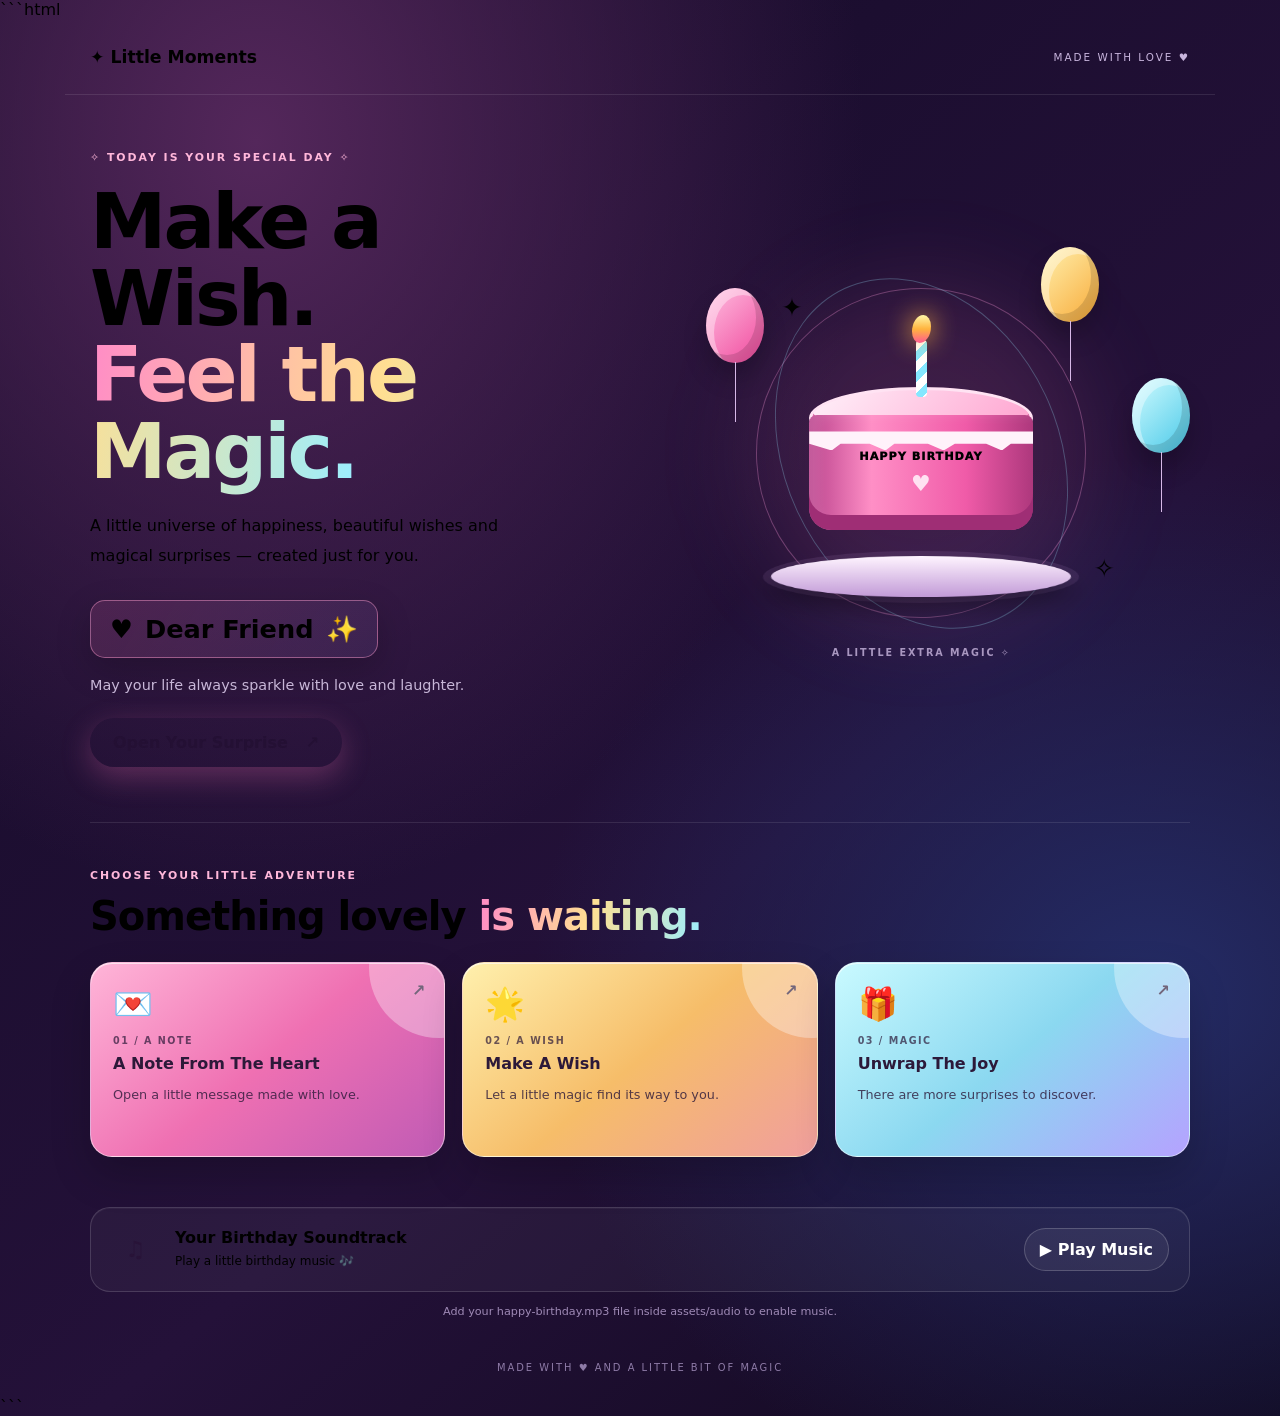
<file: index.html>
```html
<!DOCTYPE html>
<html lang="en">
<head>
  <meta charset="UTF-8">
  <meta name="viewport" content="width=device-width, initial-scale=1.0">
  <title>A Birthday Surprise ✨</title>
  <link rel="stylesheet" href="style.css">
  <script src="script.js" defer></script>
</head>
<body>
  <header class="nav">
    <a class="logo" href="index.html">✦ Little Moments</a>
    <span class="nav-tag">MADE WITH LOVE ♥</span>
  </header>

  <main class="container">
    <section class="hero">
      <div class="hero-text">
        <p class="eyebrow">✧ TODAY IS YOUR SPECIAL DAY ✧</p>
        <h1>Make a Wish.<br><span>Feel the Magic.</span></h1>
        <p class="description">A little universe of happiness, beautiful wishes and magical surprises — created just for you.</p>
        <div class="name-card">♥ <span id="recipient">Dear Friend</span> ✨</div>
        <p class="wish">May your life always sparkle with love and laughter.</p>
        <a class="btn" id="openSurprise" href="surprise.html">Open Your Surprise <span>↗</span></a>
      </div>

      <div class="cake-scene">
        <div class="orbit orbit1"></div>
        <div class="orbit orbit2"></div>
        <div class="balloon pink"></div>
        <div class="balloon yellow"></div>
        <div class="balloon blue"></div>
        <span class="star star1">✦</span><span class="star star2">✧</span>
        <div class="plate"></div>
        <div class="cake">
          <div class="candle"><div class="flame"></div></div>
          <div class="icing"></div>
          <div class="cake-top"></div>
          <div class="cake-body"><span>HAPPY BIRTHDAY</span><b>♥</b></div>
        </div>
        <div class="cake-caption">A LITTLE EXTRA MAGIC ✧</div>
      </div>
    </section>

    <section class="surprises">
      <p class="eyebrow">CHOOSE YOUR LITTLE ADVENTURE</p>
      <h2>Something lovely <span>is waiting.</span></h2>
      <div class="cards">
        <a class="card rose" href="surprise.html?gift=message">
          <span class="card-icon">💌</span><small>01 / A NOTE</small>
          <strong>A Note From The Heart</strong><p>Open a little message made with love.</p><b class="arrow">↗</b>
        </a>
        <a class="card gold" href="surprise.html?gift=wish">
          <span class="card-icon">🌟</span><small>02 / A WISH</small>
          <strong>Make A Wish</strong><p>Let a little magic find its way to you.</p><b class="arrow">↗</b>
        </a>
        <a class="card aqua" href="surprise.html?gift=memory">
          <span class="card-icon">🎁</span><small>03 / MAGIC</small>
          <strong>Unwrap The Joy</strong><p>There are more surprises to discover.</p><b class="arrow">↗</b>
        </a>
      </div>
    </section>

    <section class="music">
      <div class="music-icon">♫</div>
      <div class="music-text"><strong>Your Birthday Soundtrack</strong><small id="musicStatus">Play a little birthday music 🎶</small></div>
      <button id="musicToggle" class="music-btn" type="button">▶ Play Music</button>
      <audio id="birthdayAudio" src="assets/audio/happy-birthday.mp3" loop preload="none"></audio>
    </section>
    <p class="audio-note">Add your happy-birthday.mp3 file inside assets/audio to enable music.</p>
  </main>
  <footer>MADE WITH ♥ AND A LITTLE BIT OF MAGIC</footer>
</body>
</html>
```
</file>
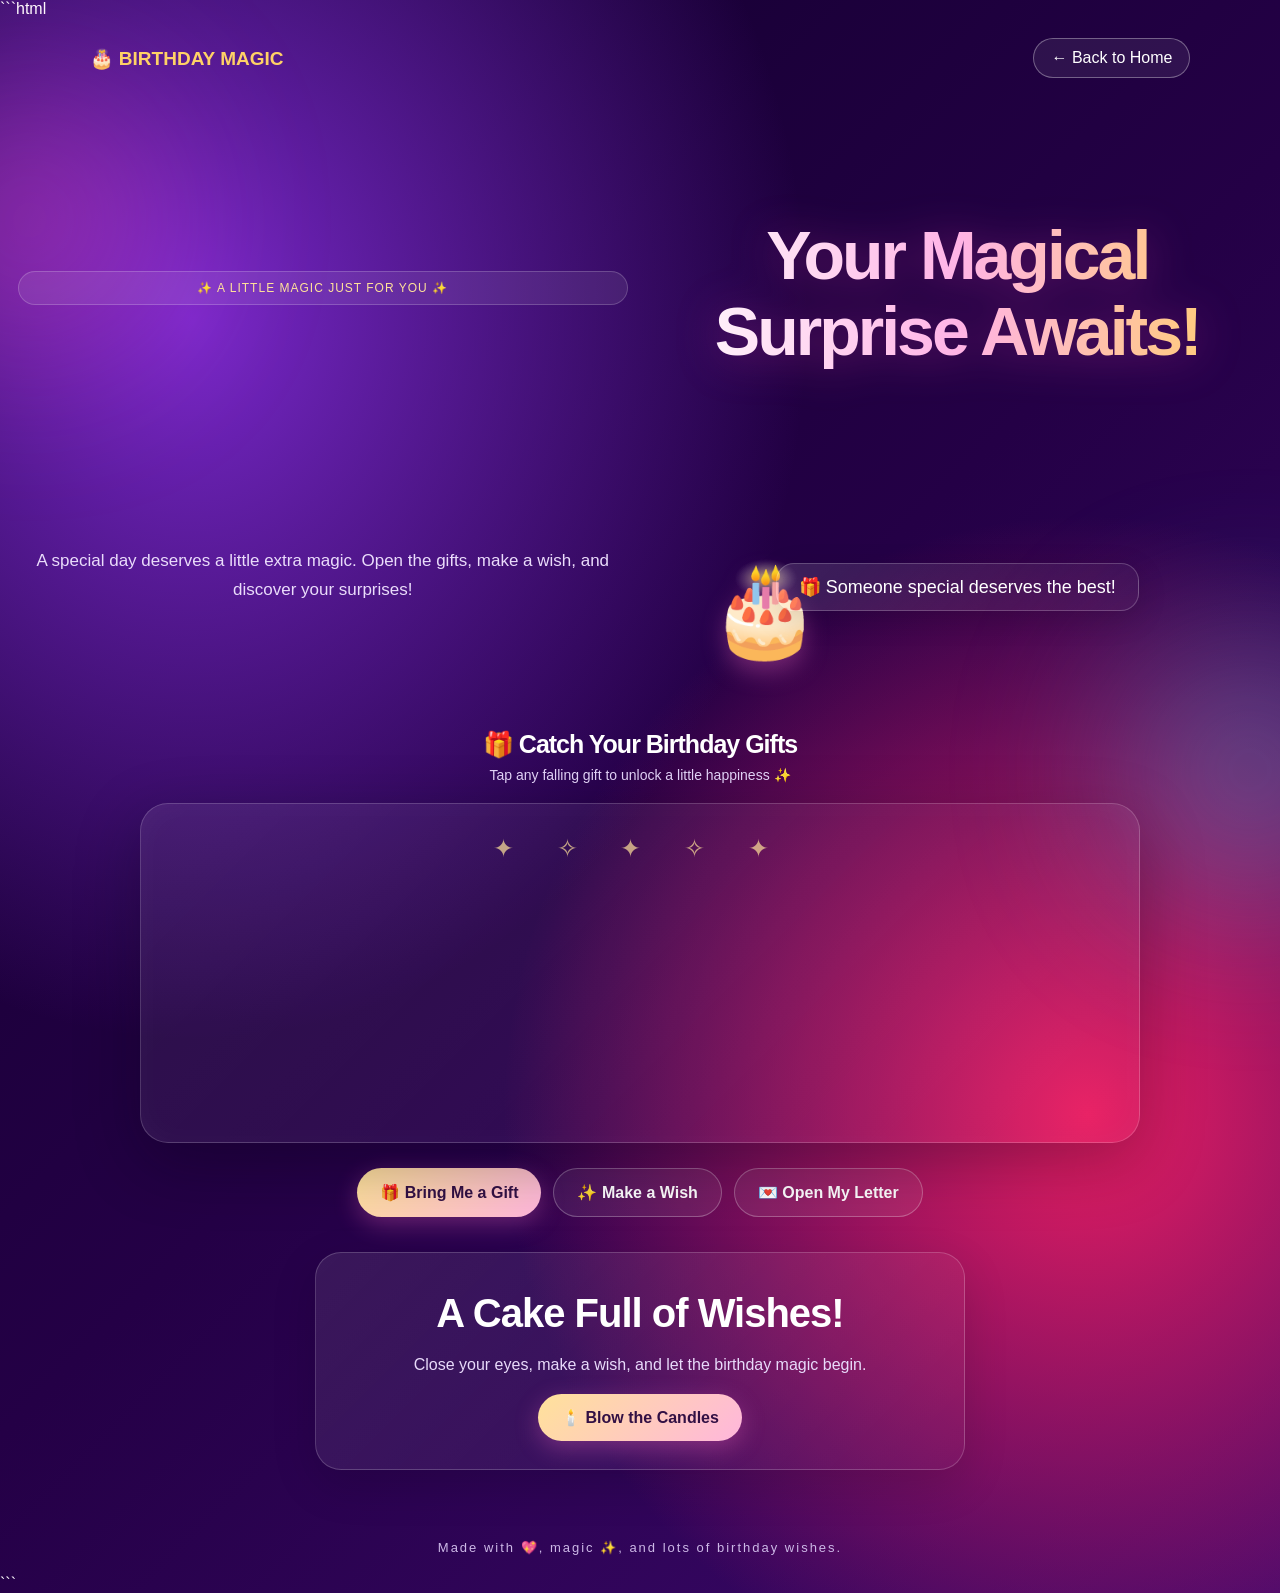
<file: surprise.html>
```html
<!DOCTYPE html>
<html lang="en">
<head>
  <meta charset="UTF-8">
  <meta name="viewport" content="width=device-width, initial-scale=1.0">
  <title>Magical Birthday Surprise 🎁</title>
  <link rel="stylesheet" href="style.css">

  <style>
    * { box-sizing: border-box; }

    body {
      margin: 0;
      min-height: 100vh;
      overflow-x: hidden;
      font-family: "Segoe UI", sans-serif;
      color: white;
      background:
        radial-gradient(ellipse at 15% 20%, #7928ca 0%, transparent 40%),
        radial-gradient(ellipse at 85% 70%, #e91e63 0%, transparent 38%),
        linear-gradient(135deg, #10002b, #240046, #3c096c);
    }

    button, a { font: inherit; }

    .glow {
      position: fixed;
      width: 260px;
      height: 260px;
      border-radius: 50%;
      filter: blur(90px);
      opacity: .35;
      pointer-events: none;
      animation: glowMove 8s infinite alternate ease-in-out;
    }

    .glow.one { background: #ff4dca; top: 10%; left: -100px; }
    .glow.two { background: #4cc9f0; bottom: 0; right: -100px; }

    @keyframes glowMove {
      to { transform: translate(100px, -60px) scale(1.2); }
    }

    .topbar {
      display: flex;
      justify-content: space-between;
      align-items: center;
      gap: 12px;
      padding: 20px 7%;
      position: relative;
      z-index: 2;
    }

    .brand {
      font-weight: 800;
      font-size: 19px;
      color: #ffd166;
    }

    .home {
      color: white;
      text-decoration: none;
      padding: 10px 17px;
      border: 1px solid #ffffff55;
      border-radius: 25px;
      background: #ffffff12;
    }

    .hero {
      text-align: center;
      padding: 30px 18px 10px;
      position: relative;
      z-index: 1;
    }

    .tag {
      display: inline-block;
      background: #ffffff15;
      border: 1px solid #ffffff30;
      border-radius: 30px;
      padding: 9px 17px;
      color: #ffe29a;
      letter-spacing: 1px;
      font-size: 12px;
    }

    h1 {
      font-size: clamp(35px, 6vw, 68px);
      line-height: 1.12;
      margin: 22px auto 12px;
      max-width: 850px;
      font-weight: 900;
      background: linear-gradient(90deg, #fff, #ffb3e6, #ffd166);
      -webkit-background-clip: text;
      background-clip: text;
      color: transparent;
      filter: drop-shadow(0 4px 22px #ff45bb50);
    }

    .subtitle {
      color: #eadcfb;
      font-size: 17px;
      line-height: 1.7;
      max-width: 600px;
      margin: auto;
    }

    .recipient {
      margin: 22px auto 0;
      display: inline-block;
      padding: 12px 22px;
      border-radius: 18px;
      background: linear-gradient(135deg, #ffffff20, #ffffff08);
      border: 1px solid #ffffff35;
      box-shadow: 0 8px 30px #0002;
      font-size: 18px;
    }

    .section-title {
      text-align: center;
      margin: 42px 0 8px;
      font-size: 25px;
    }

    .hint {
      text-align: center;
      color: #e5d5fa;
      margin: 0 15px 20px;
      font-size: 14px;
    }

    .gift-stage {
      position: relative;
      width: min(1000px, 94%);
      min-height: 340px;
      margin: 0 auto;
      overflow: hidden;
      border-radius: 28px;
      border: 1px solid #ffffff30;
      background: linear-gradient(135deg, #ffffff12, #ffffff05);
      box-shadow: 0 20px 65px #08001455, inset 0 0 35px #ffffff08;
    }

    .gift-stage::before {
      content: "✦        ✧          ✦       ✧       ✦";
      position: absolute;
      inset: 30px 0 auto;
      color: #ffe29a;
      text-align: center;
      font-size: 25px;
      letter-spacing: 18px;
      opacity: .7;
      pointer-events: none;
    }

    .gift {
      position: absolute;
      top: -100px;
      width: 76px;
      height: 76px;
      border: 0;
      background: transparent;
      cursor: pointer;
      z-index: 1;
      animation: fallGift var(--duration, 7s) linear forwards;
      filter: drop-shadow(0 10px 12px #0005);
      touch-action: manipulation;
    }

    .gift-box {
      position: relative;
      display: block;
      width: 62px;
      height: 48px;
      margin: 23px auto 0;
      border-radius: 5px;
      background: var(--gift-color, #ff477e);
      box-shadow: inset -8px -5px #00000018, inset 4px 3px #ffffff35;
      transition: transform .25s;
    }

    .gift:hover .gift-box {
      transform: scale(1.16) rotate(-8deg);
    }

    .gift-box::before {
      content: "";
      position: absolute;
      top: -12px;
      left: -5px;
      width: 72px;
      height: 15px;
      border-radius: 4px;
      background: inherit;
      box-shadow: inset 0 3px #ffffff45;
    }

    .gift-box::after {
      content: "";
      position: absolute;
      top: -12px;
      left: 25px;
      width: 12px;
      height: 60px;
      background: #ffd166;
      border-radius: 2px;
    }

    .bow {
      position: absolute;
      width: 20px;
      height: 13px;
      top: -23px;
      left: 17px;
      border: 5px solid #ffd166;
      border-radius: 50% 50% 0 50%;
      transform: rotate(25deg);
      z-index: 2;
    }

    .bow::after {
      content: "";
      position: absolute;
      width: 20px;
      height: 13px;
      top: -5px;
      left: 8px;
      border: 5px solid #ffd166;
      border-radius: 50% 50% 50% 0;
      transform: rotate(-50deg);
    }

    @keyframes fallGift {
      0% { transform: translateY(0) rotate(-12deg); }
      25% { transform: translateY(100px) rotate(12deg); }
      50% { transform: translateY(190px) rotate(-8deg); }
      75% { transform: translateY(280px) rotate(12deg); }
      100% { transform: translateY(430px) rotate(25deg); opacity: .15; }
    }

    .controls {
      display: flex;
      justify-content: center;
      flex-wrap: wrap;
      gap: 12px;
      margin: 25px 15px 35px;
    }

    .btn {
      border: 0;
      border-radius: 30px;
      padding: 14px 23px;
      color: #321044;
      background: linear-gradient(135deg, #ffe29a, #ffb6dc);
      font-weight: 800;
      cursor: pointer;
      box-shadow: 0 7px 25px #ff70c550;
      transition: transform .2s, box-shadow .2s;
    }

    .btn:hover {
      transform: translateY(-3px) scale(1.03);
      box-shadow: 0 10px 30px #ff70c580;
    }

    .btn.secondary {
      background: #ffffff12;
      color: white;
      border: 1px solid #ffffff45;
      box-shadow: none;
    }

    .cake-card {
      width: min(650px, 92%);
      margin: 20px auto 50px;
      padding: 28px 20px;
      text-align: center;
      border-radius: 26px;
      border: 1px solid #ffffff30;
      background: linear-gradient(135deg, #ffffff17, #ffffff07);
      box-shadow: 0 15px 45px #0002;
    }

    .cake {
      font-size: 90px;
      display: inline-block;
      filter: drop-shadow(0 10px 12px #ff70c555);
      animation: cakeFloat 2.5s infinite ease-in-out;
    }

    @keyframes cakeFloat {
      50% { transform: translateY(-9px) rotate(2deg); }
    }

    .cake-card h2 { margin-bottom: 7px; }
    .cake-card p { color: #e8dafa; line-height: 1.6; }

    .letter {
      display: none;
      margin: 20px auto 0;
      padding: 20px;
      max-width: 480px;
      border-radius: 18px;
      background: #fff0f7;
      color: #54205e;
      line-height: 1.8;
      text-align: left;
      animation: appear .4s ease;
    }

    .letter.show { display: block; }

    @keyframes appear {
      from { opacity: 0; transform: translateY(15px) scale(.96); }
      to { opacity: 1; transform: translateY(0) scale(1); }
    }

    .footer {
      text-align: center;
      color: #cdb9e7;
      padding: 20px;
      font-size: 13px;
    }

    .modal {
      position: fixed;
      inset: 0;
      z-index: 10;
      display: none;
      place-items: center;
      padding: 20px;
      background: #100019cc;
      backdrop-filter: blur(10px);
    }

    .modal.show { display: grid; }

    .modal-card {
      width: min(470px, 100%);
      position: relative;
      overflow: hidden;
      padding: 35px 25px;
      text-align: center;
      border-radius: 28px;
      background: linear-gradient(145deg, #fff2fb, #f4ddff);
      color: #4a175d;
      border: 2px solid #ffffff;
      box-shadow: 0 0 65px #ff79df65;
      animation: appear .35s ease;
    }

    .modal-card::before {
      content: "✦  ✧  ✦  ✧  ✦";
      display: block;
      color: #e052a0;
      letter-spacing: 12px;
    }

    .modal-emoji { font-size: 68px; margin: 10px 0; }

    .modal-card h2 {
      color: #a31b76;
      font-size: 29px;
      margin: 8px 0;
    }

    .modal-card p { line-height: 1.8; }

    .confetti {
      position: fixed;
      z-index: 20;
      top: -20px;
      width: 9px;
      height: 14px;
      pointer-events: none;
      animation: confettiFall 2.8s linear forwards;
    }

    @keyframes confettiFall {
      to { transform: translateY(110vh) rotate(720deg); opacity: 0; }
    }

    @media (max-width: 600px) {
      .topbar { padding: 16px; }
      .brand { font-size: 15px; }
      .hero { padding-top: 25px; }
      .subtitle { font-size: 15px; }
      .gift-stage { min-height: 300px; }
      .gift { transform-origin: center; }
      .section-title { font-size: 22px; }
      .cake { font-size: 75px; }
    }

    @media (prefers-reduced-motion: reduce) {
      *, *::before, *::after {
        animation-duration: .01ms !important;
        animation-iteration-count: 1 !important;
        scroll-behavior: auto !important;
      }
    }
  </style>
</head>

<body>
  <div class="glow one"></div>
  <div class="glow two"></div>

  <header class="topbar">
    <div class="brand">🎂 BIRTHDAY MAGIC</div>
    <a class="home" href="index.html">← Back to Home</a>
  </header>

  <main>
    <section class="hero">
      <span class="tag">✨ A LITTLE MAGIC JUST FOR YOU ✨</span>
      <h1 id="mainHeading">Your Magical Surprise Awaits!</h1>
      <p class="subtitle">
        A special day deserves a little extra magic.
        Open the gifts, make a wish, and discover your surprises!
      </p>
      <div class="recipient" id="recipient">
        🎁 Someone special deserves the best!
      </div>
    </section>

    <h2 class="section-title">🎁 Catch Your Birthday Gifts</h2>
    <p class="hint">Tap any falling gift to unlock a little happiness ✨</p>

    <section class="gift-stage" id="giftStage" aria-label="Falling birthday gifts"></section>

    <div class="controls">
      <button class="btn" id="newGiftBtn">🎁 Bring Me a Gift</button>
      <button class="btn secondary" id="wishBtn">✨ Make a Wish</button>
      <button class="btn secondary" id="letterBtn">💌 Open My Letter</button>
    </div>

    <section class="cake-card">
      <div class="cake" id="cake">🎂</div>
      <h2>A Cake Full of Wishes!</h2>
      <p>Close your eyes, make a wish, and let the birthday magic begin.</p>
      <button class="btn" id="cakeBtn">🕯️ Blow the Candles</button>

      <div class="letter" id="letter">
        <strong>Dear <span id="letterName">Birthday Star</span>, 💖</strong>
        <p>
          Today is a reminder of how special you are.
          May your life be filled with laughter, beautiful memories,
          exciting adventures, and people who make you smile.
          May every new day bring you a reason to feel happy.
        </p>
        <p>Keep shining, keep smiling, and never stop dreaming! 🌟</p>
        <strong>With lots of love,</strong><br>
        <span id="senderName">Someone who cares about you</span> 💝
      </div>
    </section>
  </main>

  <footer class="footer">
    Made with 💖, magic ✨, and lots of birthday wishes.
  </footer>

  <div class="modal" id="giftModal" role="dialog"
       aria-modal="true" aria-labelledby="modalTitle">
    <div class="modal-card">
      <div class="modal-emoji" id="modalEmoji">🎁</div>
      <h2 id="modalTitle">A Special Surprise!</h2>
      <p id="modalMessage">You deserve all the happiness in the world!</p>
      <button class="btn" id="closeModalBtn">💖 Keep Smiling</button>
    </div>
  </div>

  <script src="surprise.js"></script>
</body>
</html>
```
</file>
<file: style.css>
```css
:root {
  --pink: #ff75ba;
  --gold: #ffd477;
  --blue: #87eaff;
  --purple: #b9a0ff;
  --bg: #140b27;
  --text: #fff7ff;
  --muted: #c1b1d4;
}
* { box-sizing: border-box; }
html { scroll-behavior: smooth; }
body {
  margin: 0; min-height: 100vh; overflow-x: hidden;
  color: var(--text);
  font-family: Inter, system-ui, "Segoe UI", sans-serif;
  background:
    radial-gradient(ellipse at 20% 10%, #54275b 0, transparent 42%),
    radial-gradient(ellipse at 90% 70%, #242c66 0, transparent 38%),
    linear-gradient(140deg, #140b27, #241139 60%, #10091e);
}
a { color: inherit; text-decoration: none; }
button { font: inherit; }
.nav {
  max-width: 1150px; height: 76px; margin: auto; padding: 0 25px;
  display: flex; align-items: center; justify-content: space-between;
  border-bottom: 1px solid #ffffff19;
}
.logo { font-weight: 900; font-size: 1.08rem; }
.logo:first-letter { color: var(--gold); }
.nav-tag { font-size: .65rem; letter-spacing: 2px; color: #c8b5dd; }
.container { max-width: 1150px; padding: 0 25px; margin: auto; }
.hero {
  display: grid; grid-template-columns: 1fr 1fr; align-items: center;
  gap: 25px; min-height: 590px; padding: 45px 0 55px;
}
.eyebrow { color: #ffb7da; font-size: .68rem; font-weight: 900; letter-spacing: 2px; }
h1 {
  font-size: clamp(3rem, 6vw, 5.3rem); line-height: 1;
  letter-spacing: -3px; margin: 20px 0;
}
h1 span, h2 span {
  color: transparent;
  background: linear-gradient(100deg, #ff8bc7, #ffdf92, #9beeff);
  background-clip: text; -webkit-background-clip: text;
}
.description { max-width: 470px; color: var(--muted); line-height: 1.9; }
.name-card {
  display: inline-flex; gap: 12px; align-items: center;
  margin-top: 12px; padding: 13px 19px; border-radius: 15px;
  background: linear-gradient(120deg, #ff75ba25, #b9a0ff18);
  border: 1px solid #ff9dcc75; box-shadow: 0 12px 35px #0003;
  font-size: 1.6rem; font-weight: 900; overflow-wrap: anywhere;
}
.name-card:first-letter { color: var(--pink); }
.wish { color: #c8b7d8; font-size: .9rem; margin: 19px 0 25px; }
.btn {
  display: inline-flex; gap: 18px; align-items: center;
  padding: 15px 23px; border-radius: 50px; color: #241034;
  font-weight: 900; background: linear-gradient(110deg, var(--pink), #e6a5ff, var(--blue));
  box-shadow: 0 10px 30px #ff75ba45; transition: .25s;
}
.btn:hover { transform: translateY(-4px); box-shadow: 0 18px 40px #ff75ba60; }
.cake-scene {
  height: 460px; display: grid; place-items: center; position: relative;
  isolation: isolate; perspective: 900px;
}
.cake-scene:before {
  content: ""; position: absolute; width: 340px; height: 340px;
  border-radius: 50%; background: #ff76bf20; filter: blur(45px);
  animation: glow 4s infinite alternate;
}
.orbit {
  position: absolute; width: 330px; height: 330px; border-radius: 50%;
  border: 1px solid #ff9ddc50; transform: rotate(-25deg);
  animation: orbit 22s linear infinite;
}
.orbit2 { width: 275px; height: 365px; border-color: #9deaff45; animation-duration: 30s; animation-direction: reverse; }
.balloon {
  position: absolute; width: 58px; height: 75px; border-radius: 50%;
  z-index: 2; box-shadow: inset -8px -8px 0 #0002, inset 8px 7px 0 #ffffff60, 0 15px 25px #0003;
  animation: float 3.5s ease-in-out infinite;
}
.balloon:after { content: ""; position: absolute; top: 74px; left: 50%; height: 60px; border-left: 1px solid #d7b9e8; }
.pink { left: 10%; top: 65px; background: linear-gradient(135deg, #ffc0e1, #f0479c); }
.yellow { right: 17%; top: 24px; background: linear-gradient(135deg, #fff2b0, #f8a937); animation-delay: .7s; }
.blue { right: 0; top: 155px; background: linear-gradient(135deg, #d3fcff, #47c8e8); animation-delay: 1.3s; }
.star { position: absolute; color: var(--gold); font-size: 25px; animation: twinkle 1.7s infinite alternate; }
.star1 { top: 70px; left: 24%; }.star2 { right: 14%; bottom: 100px; color: var(--pink); }
.plate {
  position: absolute; bottom: 77px; width: 300px; height: 60px;
  border-radius: 50%; background: linear-gradient(#fff5ff, #c29bd7);
  box-shadow: 0 18px 30px #0005, 0 0 0 8px #d7a5e81b;
  transform: rotateX(55deg);
}
.cake {
  position: absolute; bottom: 98px; width: 250px; height: 245px;
  animation: cakeFloat 4s ease-in-out infinite; transform-style: preserve-3d;
}
.cake-top {
  position: absolute; top: 47px; left: 13px; width: 224px; height: 62px;
  border-radius: 50%; background: linear-gradient(130deg, #fff1fa, #ff9fcd);
  border: 3px solid #ffe3f3; box-shadow: inset 0 -9px #df70ac;
}
.cake-body {
  position: absolute; left: 13px; top: 75px; width: 224px; height: 115px;
  border-radius: 8px 8px 22px 22px;
  background: linear-gradient(90deg, #bb438d, #ff8fc6 28%, #f05ba8 70%, #ae387d);
  box-shadow: inset 0 -15px #9f2e75, inset 10px 0 12px #fff2;
  display: flex; align-items: center; justify-content: center; flex-direction: column; gap: 8px;
}
.cake-body span { font-size: .7rem; font-weight: 950; letter-spacing: 1px; }
.cake-body b { color: #ffe1f2; font-size: 22px; }
.icing {
  position: absolute; z-index: 3; left: 13px; top: 91px; width: 224px; height: 19px;
  background: #fff2fa;
  clip-path: polygon(0 0,100% 0,100% 65%,90% 65%,86% 100%,79% 65%,65% 65%,60% 100%,53% 65%,38% 65%,34% 100%,27% 65%,14% 65%,10% 100%,0 65%);
}
.candle {
  position: absolute; z-index: 4; top: 0; left: 120px; width: 11px; height: 57px;
  border-radius: 4px; background: repeating-linear-gradient(135deg, white 0 8px, #84e7ff 8px 15px);
}
.flame {
  position: absolute; top: -25px; left: -4px; width: 19px; height: 28px;
  border-radius: 60% 40% 60% 40%;
  background: linear-gradient(#fff7a8, #ffb43e, #ff5a91);
  filter: drop-shadow(0 0 13px #ffb43e); animation: flame .65s infinite alternate;
}
.cake-caption { position: absolute; bottom: 25px; color: #a997c0; font-size: .6rem; letter-spacing: 2px; font-weight: 900; }
.surprises { padding: 35px 0 38px; border-top: 1px solid #ffffff19; }
h2 { margin: 10px 0 23px; font-size: clamp(1.7rem, 4vw, 2.5rem); letter-spacing: -1px; }
.cards { display: grid; grid-template-columns: repeat(3, 1fr); gap: 17px; }
.card {
  position: relative; min-height: 195px; padding: 22px; border-radius: 22px;
  color: #2c1939; border: 1px solid #ffffff80;
  box-shadow: 0 18px 40px #0003, inset 0 1px #ffffffa0;
  overflow: hidden; transition: .25s;
}
.card:after {
  content: ""; position: absolute; width: 140px; height: 140px;
  right: -65px; top: -65px; border-radius: 50%; background: #ffffff55;
}
.card:hover { transform: translateY(-7px) rotateX(2deg); box-shadow: 0 26px 48px #0005; }
.rose { background: linear-gradient(140deg, #ffb5d8, #ef70b2, #c05bb5); }
.gold { background: linear-gradient(140deg, #fff0ad, #f6bd69, #f09e9e); }
.aqua { background: linear-gradient(140deg, #c9faff, #8bd8f0, #b5a2ff); }
.card-icon { display: block; font-size: 2rem; margin-bottom: 12px; }
.card small { display: block; font-size: .6rem; letter-spacing: 1.5px; font-weight: 900; opacity: .7; margin-bottom: 8px; }
.card strong { display: block; font-size: 1rem; }
.card p { font-size: .8rem; opacity: .8; line-height: 1.5; }
.arrow { position: absolute; top: 18px; right: 19px; }
.music {
  display: flex; align-items: center; gap: 15px; padding: 17px 20px;
  margin-top: 12px; border: 1px solid #ffffff25; border-radius: 20px;
  background: #ffffff0a; box-shadow: inset 0 1px #ffffff0a;
}
.music-icon {
  width: 49px; height: 49px; display: grid; place-items: center; flex-shrink: 0;
  border-radius: 50%; font-size: 1.4rem; color: #281338;
  background: conic-gradient(var(--pink), var(--purple), var(--blue), var(--gold), var(--pink));
  animation: orbit 7s linear infinite;
}
.music-text { flex: 1; min-width: 0; }
.music-text strong, .music-text small { display: block; }
.music-text small { color: var(--muted); margin-top: 5px; font-size: .75rem; line-height: 1.5; }
.music-btn {
  border: 1px solid #ffffff30; border-radius: 30px; padding: 11px 15px;
  background: #ffffff10; color: white; font-weight: 800; cursor: pointer;
}
.music-btn:hover { background: #ffffff20; }
.audio-note { color: #9f8ab6; font-size: .7rem; text-align: center; line-height: 1.6; }
footer { padding: 30px 10px 24px; text-align: center; color: #8e7ba7; font-size: .62rem; letter-spacing: 2px; }
@keyframes float { 50% { translate: 0 -14px; } }
@keyframes cakeFloat { 50% { translate: 0 -10px; rotate: .6deg; } }
@keyframes flame { to { transform: rotate(8deg) scale(1.1); } }
@keyframes orbit { to { rotate: 360deg; } }
@keyframes twinkle { to { opacity: .55; transform: scale(1.2); } }
@keyframes glow { to { transform: scale(1.12); opacity: .8; } }

@media (max-width: 800px) {
  .hero { grid-template-columns: 1fr; gap: 0; padding-top: 25px; }
  .hero-text { text-align: center; }
  .description { margin-left: auto; margin-right: auto; }
  .cake-scene { grid-row: 1; height: 370px; }
  .hero-text { grid-row: 2; }
}
@media (max-width: 560px) {
  .nav { height: 65px; padding: 0 16px; }
  .logo { font-size: .94rem; }
  .nav-tag { font-size: .53rem; letter-spacing: 1px; }
  .container { padding: 0 16px; }
  h1 { font-size: clamp(2.8rem, 12vw, 4rem); letter-spacing: -2px; }
  .cake-scene { height: 315px; transform: scale(.9); margin: -5px 0; }
  .orbit { width: 275px; height: 275px; }
  .orbit2 { width: 230px; height: 310px; }
  .cards { grid-template-columns: 1fr; gap: 11px; }
  .card { min-height: 140px; padding: 16px 50px 16px 72px; display: flex; flex-direction: column; justify-content: center; }
  .card-icon { position: absolute; left: 17px; top: 42px; font-size: 1.8rem; }
  .card small { margin-bottom: 5px; }
  .card p { margin: 6px 0 0; }
  .music { flex-wrap: wrap; padding: 14px; gap: 10px; }
  .music-text { flex: 1 1 calc(100% - 60px); }
  .music-btn { margin-left: 53px; }
}
@media (prefers-reduced-motion: reduce) {
  *, *::before, *::after { animation-duration: .01ms !important; animation-iteration-count: 1 !important; scroll-behavior: auto !important; }
}
```
</file>
